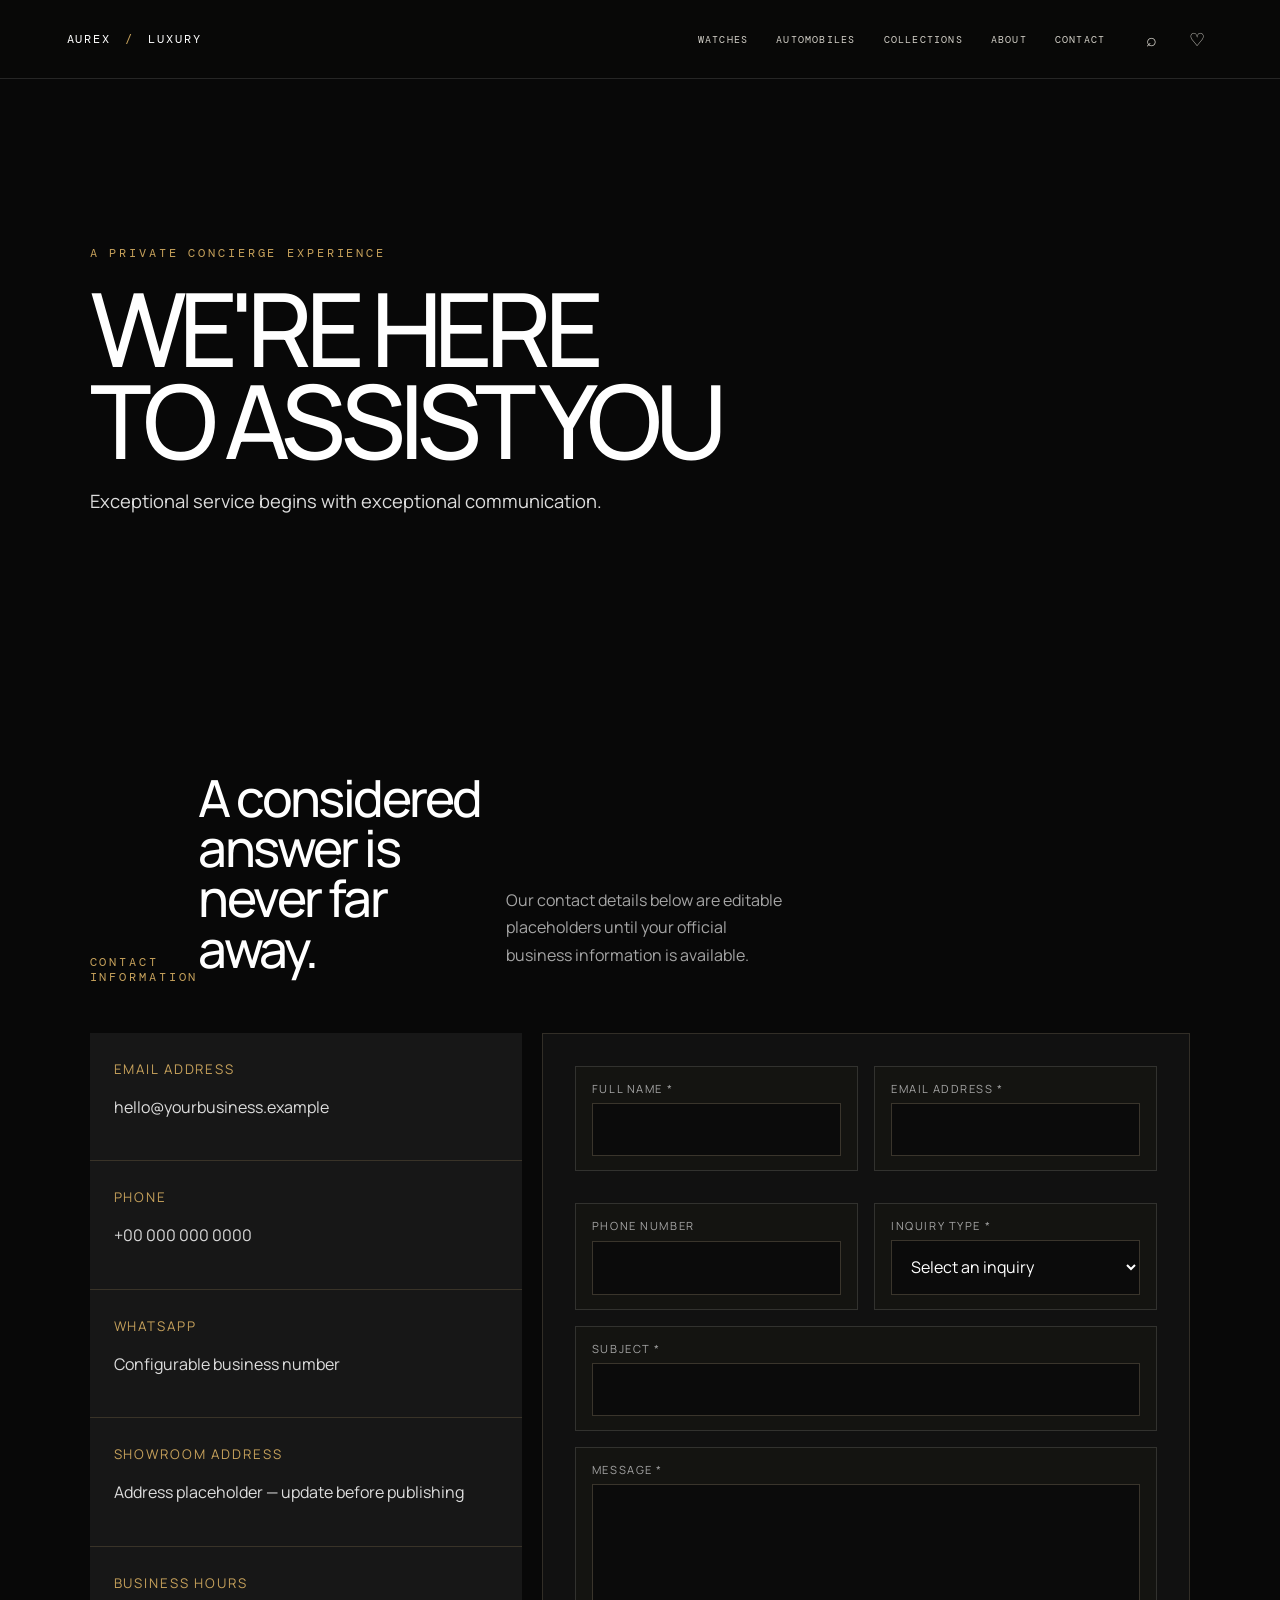
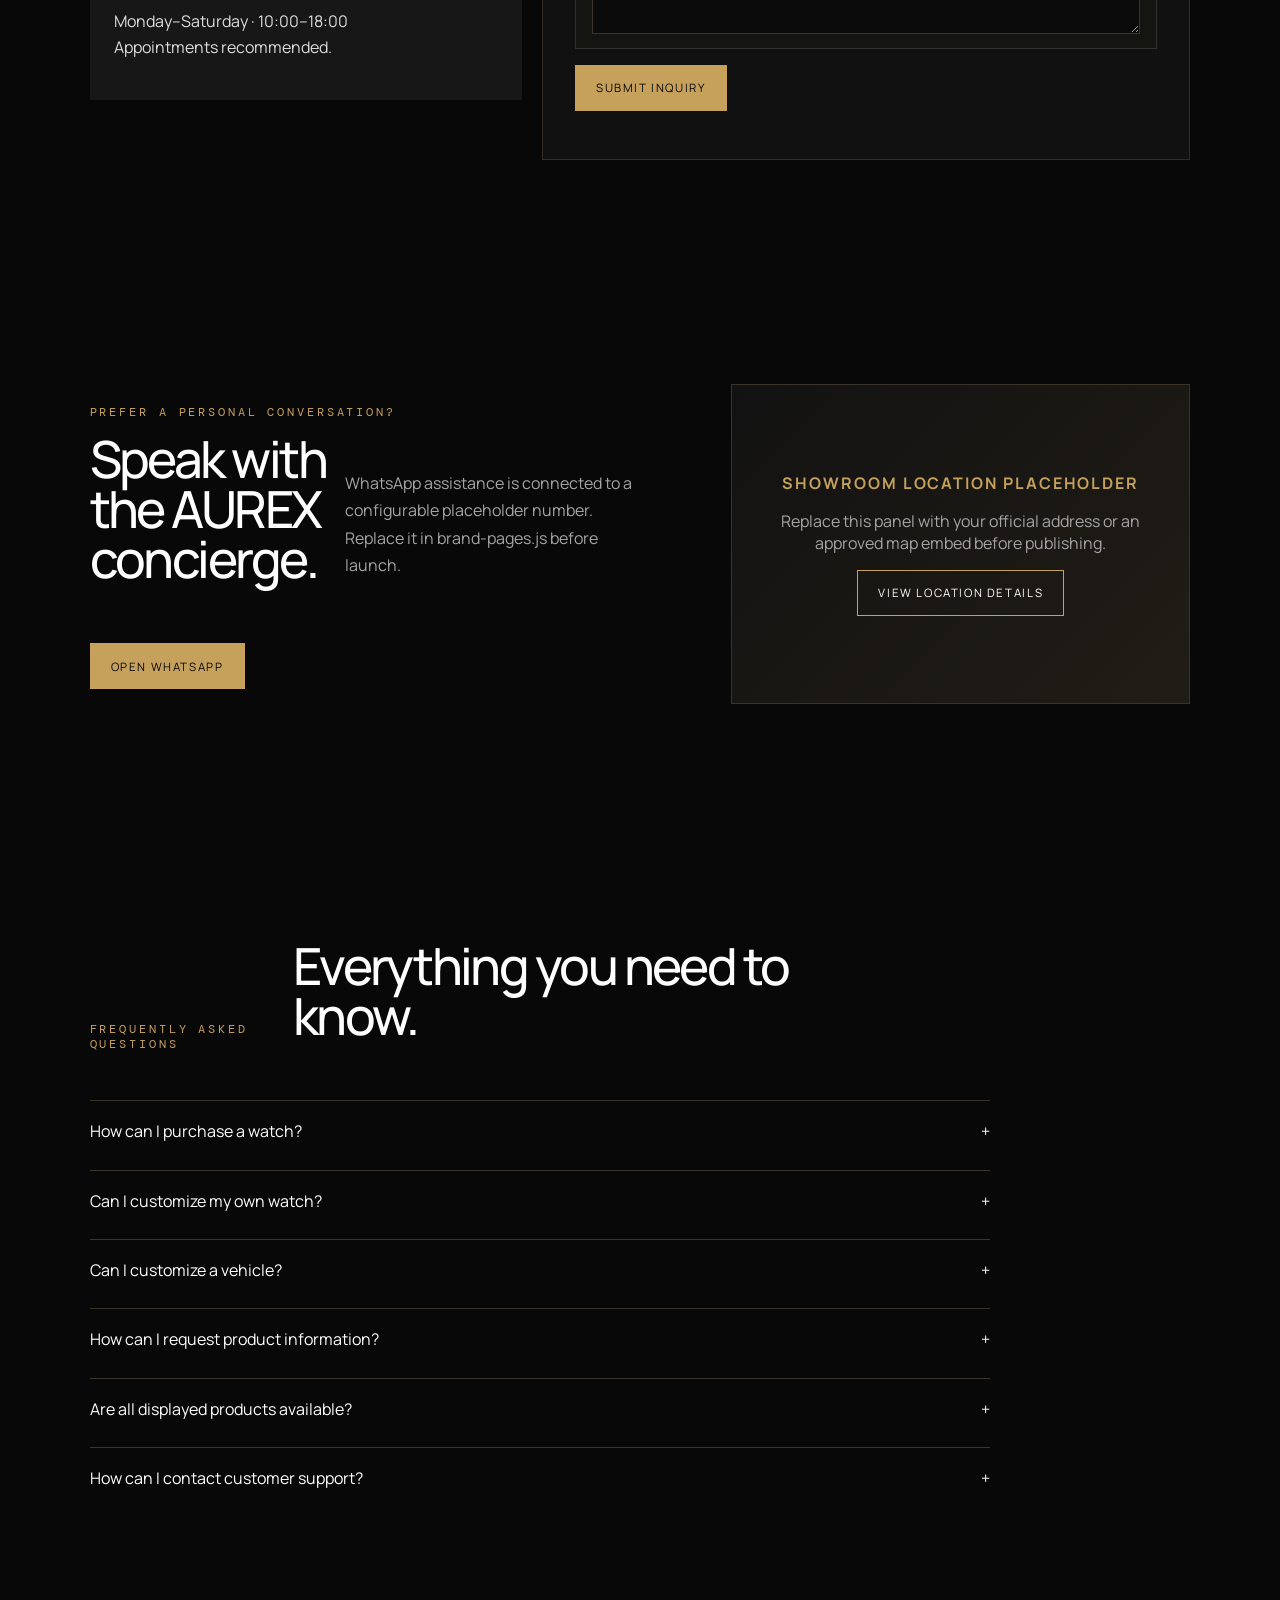
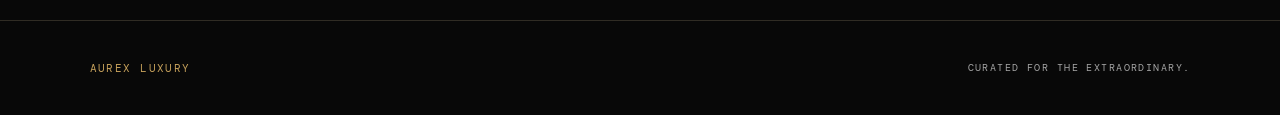
<file: contact.html>
<!doctype html>
<html lang="en">

<head>
    <meta charset="utf-8">
    <meta name="viewport" content="width=device-width,initial-scale=1">
    <title>Contact AUREX LUXURY</title>
    <link rel="stylesheet" href="style.css">
    <link rel="stylesheet" href="luxury-pages.css">
    <link rel="stylesheet" href="brand-pages.css">
</head>

<body>
      <header class="nav-bar">
    <a class="logo" href="index.html">AUREX <span>/</span> LUXURY</a>
    <nav class="nav-links" id="navLinks"><a href="watches.html">Watches</a><a href="automobiles.html">Automobiles</a><a
        href="collections.html">Collections</a><a href="about.html">About</a><a href="contact.html">Contact</a></nav>
    <div class="nav-actions"><button id="searchToggle" aria-label="Open search">⌕</button><button
        aria-label="Wishlist">♡</button><button class="menu-toggle" id="menuToggle" aria-label="Open menu">☰</button>
    </div>
    <form class="search-panel" id="searchPanel"><span>⌕</span><input id="searchInput" type="search"
        placeholder="Search timepieces or automobiles..." aria-label="Search products" /><button type="button"
        id="searchClose">×</button></form>
  </header>
    <main>
        <section class="page-hero"
            style="--hero:url('https://images.unsplash.com/photo-1497366811353-6870744d04b2?auto=format&fit=crop&w=2200&q=85')">
            <div class="page-hero__content reveal"><span class="eyebrow">A private concierge experience</span>
                <h1>WE'RE HERE<br>TO ASSIST YOU</h1>
                <p>Exceptional service begins with exceptional communication.</p>
            </div>
        </section>
        <section class="section-wrap">
            <div class="section-heading reveal"><span class="eyebrow">Contact information</span>
                <h2>A considered answer is never far away.</h2>
                <p>Our contact details below are editable placeholders until your official business information is
                    available.</p>
            </div>
            <div class="contact-grid reveal">
                <div class="info-stack">
                    <article class="info-card"><small>Email address</small>
                        <p>hello@yourbusiness.example</p>
                    </article>
                    <article class="info-card"><small>Phone</small>
                        <p>+00 000 000 0000</p>
                    </article>
                    <article class="info-card"><small>WhatsApp</small>
                        <p>Configurable business number</p>
                    </article>
                    <article class="info-card"><small>Showroom address</small>
                        <p>Address placeholder — update before publishing</p>
                    </article>
                    <article class="info-card"><small>Business hours</small>
                        <p>Monday–Saturday · 10:00–18:00<br>Appointments recommended.</p>
                    </article>
                </div>
                <form class="contact-form" id="contactForm" novalidate>
                    <div class="field-grid">
                        <div class="field"><label for="fullName">Full name *</label><input id="fullName" name="fullName"
                                autocomplete="name" required></div>
                        <div class="field"><label for="email">Email address *</label><input id="email" type="email"
                                name="email" autocomplete="email" required></div>
                        <div class="field"><label for="phone">Phone number</label><input id="phone" name="phone"
                                autocomplete="tel"></div>
                        <div class="field"><label for="inquiryType">Inquiry type *</label><select id="inquiryType"
                                name="inquiryType" required>
                                <option value="">Select an inquiry</option>
                                <option>Luxury Watches</option>
                                <option>Luxury Automobiles</option>
                                <option>Custom Watch Design</option>
                                <option>Custom Car Configuration</option>
                                <option>Product Availability</option>
                                <option>General Inquiry</option>
                            </select></div>
                    </div>
                    <div class="field"><label for="subject">Subject *</label><input id="subject" name="subject"
                            required></div>
                    <div class="field"><label for="message">Message *</label><textarea id="message" name="message"
                            required></textarea></div><button class="gold-button" type="submit">Submit inquiry</button>
                    <p class="form-message" id="formMessage" role="status"></p>
                </form>
            </div>
        </section>
        <section class="section-wrap editorial-grid reveal">
            <div><span class="eyebrow">Prefer a personal conversation?</span>
                <div class="section-heading">
                    <h2>Speak with the AUREX concierge.</h2>
                    <p>WhatsApp assistance is connected to a configurable placeholder number. Replace it in
                        brand-pages.js before launch.</p>
                </div><a class="gold-button" data-whatsapp href="https://wa.me/0000000000" target="_blank"
                    rel="noopener">Open WhatsApp</a>
            </div>
            <div class="map-placeholder">
                <div><strong>Showroom location placeholder</strong>
                    <p>Replace this panel with your official address or an approved map embed before publishing.</p><a
                        class="dark-button" href="#location">View location details</a>
                </div>
            </div>
        </section>
        <section class="section-wrap" id="faq">
            <div class="section-heading reveal"><span class="eyebrow">Frequently asked questions</span>
                <h2>Everything you need to know.</h2>
            </div>
            <div class="faq-list reveal">
                <article class="faq-item"><button class="faq-question" aria-expanded="false">How can I purchase a
                        watch?<span>+</span></button>
                    <div class="faq-answer">Submit an inquiry with the reference you are interested in. Our concierge
                        will confirm availability, condition and next steps privately.</div>
                </article>
                <article class="faq-item"><button class="faq-question" aria-expanded="false">Can I customize my own
                        watch?<span>+</span></button>
                    <div class="faq-answer">Yes. Select Custom Watch Design in the inquiry form and describe the piece
                        you have in mind. We will guide you through the consultation.</div>
                </article>
                <article class="faq-item"><button class="faq-question" aria-expanded="false">Can I customize a
                        vehicle?<span>+</span></button>
                    <div class="faq-answer">Choose Custom Car Configuration and our team will help translate your
                        preferences into a considered specification.</div>
                </article>
                <article class="faq-item"><button class="faq-question" aria-expanded="false">How can I request product
                        information?<span>+</span></button>
                    <div class="faq-answer">Use the inquiry form or the WhatsApp button. Include a product name or
                        reference for the most useful response.</div>
                </article>
                <article class="faq-item"><button class="faq-question" aria-expanded="false">Are all displayed products
                        available?<span>+</span></button>
                    <div class="faq-answer">Availability changes. Product pages show the latest status available to this
                        demo; please confirm with the concierge before making arrangements.</div>
                </article>
                <article class="faq-item"><button class="faq-question" aria-expanded="false">How can I contact customer
                        support?<span>+</span></button>
                    <div class="faq-answer">Email or WhatsApp are the fastest routes. The form also creates a clear
                        inquiry summary for your records.</div>
                </article>
            </div>
        </section>
    </main>
    <footer class="site-footer"><span>AUREX LUXURY</span><small>Curated for the extraordinary.</small></footer>
    <script src="brand-pages.js"></script>
</body>

</html>
</file>
<file: style.css>
@import url('https://fonts.googleapis.com/css2?family=DM+Mono&family=Manrope:wght@400;500;600;700&family=Playfair+Display:ital,wght@0,500;1,500&display=swap');
:root{--ink:#0a0a09;--cream:#edeae3;--muted:#8c8a84;--gold:#c6a15b;--line:#edeae32b}*{box-sizing:border-box}html{scroll-behavior:smooth}body{margin:0;background:var(--ink);color:var(--cream);font-family:Manrope,sans-serif}a{color:inherit;text-decoration:none}button,input{font:inherit;color:inherit}button{background:none;border:0;cursor:pointer}.nav-bar{position:fixed;z-index:5;top:0;width:100%;display:flex;align-items:center;justify-content:space-between;padding:26px 5.2vw;border-bottom:1px solid #ffffff1f;background:#0a0a09a8;backdrop-filter:blur(10px)}.logo{font:12px 'DM Mono';letter-spacing:.16em;white-space:nowrap}.logo span{color:var(--gold);margin:0 5px}.nav-links{display:flex;gap:27px;margin-left:auto;margin-right:35px}.nav-links a,.nav-actions button{font-size:10px;text-transform:uppercase;letter-spacing:.12em;color:#d4d1c9}.nav-links a:hover,.nav-actions button:hover{color:var(--gold)}.nav-actions{display:flex;gap:18px;align-items:center}.menu-toggle{display:none}.search-panel{display:none;position:absolute;right:5vw;top:72px;width:min(420px,90vw);align-items:center;gap:12px;padding:15px 18px;background:#171714;border:1px solid var(--line)}.search-panel.open{display:flex}.search-panel input{background:transparent;border:0;outline:0;width:100%;font-size:13px}.hero{min-height:100svh;display:flex;align-items:flex-end;padding:12vh 10vw 10vh;position:relative;background:url('https://images.unsplash.com/photo-1504215680853-026ed2a45def?auto=format&fit=crop&w=2200&q=90') center/cover}.hero-overlay{position:absolute;inset:0;background:linear-gradient(90deg,#080807d9,#08080772 56%,#08080724),linear-gradient(0deg,#080807c7,transparent 55%)}.hero-content{position:relative;max-width:780px}.kicker,.eyebrow,.section-label{font:9px 'DM Mono';letter-spacing:.2em;text-transform:uppercase;color:var(--gold)}.hero h1{margin:20px 0 23px;font-size:clamp(47px,7.2vw,107px);line-height:.94;letter-spacing:-.065em;font-weight:500;text-transform:uppercase}.hero h1 em,h2 em,h3 em{font:500 italic clamp(1em,1em,1em) 'Playfair Display';text-transform:none}.hero-subtitle{max-width:365px;color:#c1beb6;line-height:1.7;font-size:13px}.hero-actions{display:flex;gap:12px;margin-top:36px}.gold-button,.outline-button{display:inline-flex;align-items:center;gap:24px;padding:14px 17px;font-size:10px;text-transform:uppercase;letter-spacing:.12em}.gold-button{background:var(--gold);color:#111}.outline-button{border:1px solid #edeae366}.hero-footer{position:absolute;bottom:30px;right:5.2vw;left:5.2vw;display:flex;align-items:center;gap:17px;font:9px 'DM Mono';letter-spacing:.15em;color:#aaa69c}.hero-footer i{height:1px;background:#aaa69c55;width:75px}.section-pad{padding:125px 10vw}.section-label{display:flex;align-items:center;gap:12px;margin:0 0 25px}.section-label span{display:block;width:25px;height:1px;background:var(--gold)}.intro{display:grid;grid-template-columns:1fr 1fr;gap:8vw;align-items:end}.intro h2,.section-heading h2,.newsletter h2{font-weight:500;font-size:clamp(44px,6vw,82px);line-height:.98;letter-spacing:-.06em;margin:0}.intro-copy{max-width:370px;color:var(--muted);line-height:1.9;font-size:13px}.worlds{display:grid;grid-template-columns:1fr 1fr;gap:2px}.world-card{min-height:635px;background-size:cover;background-position:center;position:relative}.watch-world{background-image:linear-gradient(0deg,#090908e8,#09090822),url('https://images.unsplash.com/photo-1522312346375-d1a52e2b99b3?auto=format&fit=crop&w=1200&q=85')}.auto-world{background-image:linear-gradient(0deg,#090908e8,#09090822),url('https://images.unsplash.com/photo-1553440569-bcc63803a83d?auto=format&fit=crop&w=1200&q=85')}.world-copy{position:absolute;left:45px;right:45px;bottom:45px}.world-copy h3{font-size:clamp(43px,4.2vw,67px);line-height:.9;margin:0 0 22px;letter-spacing:-.05em}.world-copy>p:not(.eyebrow),.performance-copy p,.manifesto-copy>p:not(.section-label){max-width:300px;font-size:12px;line-height:1.7;color:#c5c1b8}.text-link,.view-all{display:inline-flex;align-items:center;gap:10px;font:10px 'DM Mono';letter-spacing:.12em;text-transform:uppercase;border-bottom:1px solid var(--gold);padding-bottom:8px;margin-top:18px}.section-heading{display:flex;justify-content:space-between;align-items:end;margin-bottom:50px}.view-all{border:0;color:var(--gold)}.product-grid{display:grid;grid-template-columns:repeat(3,1fr);gap:16px}.product-card{min-width:0}.product-image-wrap{position:relative;overflow:hidden;background:#161615;aspect-ratio:1/.93}.product-image{width:100%;height:100%;display:block;object-fit:cover;transition:transform .7s}.product-card:hover .product-image{transform:scale(1.04)}.product-tag{position:absolute;top:18px;left:18px;background:var(--gold);color:#111;padding:7px 9px;font:9px 'DM Mono';text-transform:uppercase}.heart-button{position:absolute;right:16px;top:14px;font-size:23px}.heart-button.liked{color:var(--gold)}.product-info{display:flex;justify-content:space-between;align-items:start;padding-top:18px}.product-info h3{font-size:16px;font-weight:500;margin:5px 0}.price{font:11px 'DM Mono';color:var(--gold);white-space:nowrap}.product-spec{font:10px 'DM Mono';color:var(--muted);margin:4px 0}.performance-band{min-height:700px;display:flex;align-items:center;padding:10vw;background:linear-gradient(90deg,#090908eb 15%,transparent 80%),url('https://images.unsplash.com/photo-1614162692292-7ac56d7f7f1e?auto=format&fit=crop&w=2200&q=90') center/cover}.performance-copy{max-width:390px}.performance-copy h2,.manifesto-copy h2{font-size:clamp(52px,7vw,100px);letter-spacing:-.07em;line-height:.87;margin:0 0 24px;font-weight:500}.car-grid{grid-template-columns:repeat(2,1fr)}.car-grid .product-image-wrap{aspect-ratio:1.35/1}.manifesto{display:grid;grid-template-columns:1.08fr .92fr;min-height:580px}.manifesto-image{background:url('https://images.unsplash.com/photo-1523275335684-37898b6baf30?auto=format&fit=crop&w=1200&q=90') center/cover}.manifesto-copy{padding:10vw 9vw;display:flex;flex-direction:column;justify-content:center;background:#161614}.manifesto-copy h2{font-size:clamp(42px,5vw,70px)}.newsletter{display:grid;grid-template-columns:1fr 1fr;gap:8vw;align-items:end;border-top:1px solid var(--line)}.newsletter p{color:var(--muted);font-size:13px;line-height:1.8}.newsletter form{display:flex;border-bottom:1px solid #6e6b61;padding-bottom:9px}.newsletter input{background:transparent;border:0;outline:0;flex:1;font-size:12px}.newsletter .gold-button{border:0;padding:12px 15px}.newsletter small{display:block;color:#62615c;font-size:9px;margin-top:13px}.footer{padding-top:60px;padding-bottom:30px;border-top:1px solid var(--line)}.footer-top{display:flex;justify-content:space-between;align-items:start;padding-bottom:100px}.footer-top p{font:18px/1.15 'Playfair Display';color:var(--muted);margin:0}.socials{display:flex;gap:18px;color:var(--gold);font:10px 'DM Mono'}.footer-bottom{display:flex;justify-content:space-between;color:#66645f;font:9px 'DM Mono';letter-spacing:.08em}
@media(max-width:800px){.nav-bar{padding:21px 6vw}.nav-links{display:none;position:absolute;top:63px;left:0;right:0;margin:0;padding:24px 6vw;background:#11110f;flex-direction:column;gap:22px;border-bottom:1px solid var(--line)}.nav-links.open{display:flex}.menu-toggle{display:block}.nav-actions{gap:14px}.hero{padding:12vh 6vw}.hero h1{font-size:clamp(48px,13vw,80px)}.hero-footer{left:6vw;right:6vw}.section-pad{padding:88px 6vw}.intro,.newsletter{grid-template-columns:1fr;gap:38px}.worlds{grid-template-columns:1fr}.world-card{min-height:530px}.world-copy{left:28px;right:28px;bottom:30px}.product-grid,.car-grid{grid-template-columns:1fr 1fr;gap:25px 11px}.section-heading{align-items:start;gap:18px;flex-direction:column;margin-bottom:30px}.performance-band{min-height:570px;padding:12vw 6vw}.manifesto{grid-template-columns:1fr}.manifesto-image{min-height:400px}.manifesto-copy{padding:78px 6vw}.footer-top{padding-bottom:70px;gap:25px;flex-wrap:wrap}.footer-bottom{gap:15px;flex-wrap:wrap}.search-panel{right:6vw;top:64px}}
@media(max-width:420px){.product-grid,.car-grid{grid-template-columns:1fr}.hero-actions{flex-direction:column;align-items:flex-start}.hero-footer span:first-child{display:none}}
</file>
<file: luxury-pages.css>
:root{--ink:#090908;--panel:#141411;--panel2:#1b1a16;--cream:#f1eee7;--muted:#98958b;--gold:#c6a15b;--line:#ffffff20;--serif:'Playfair Display',serif;--mono:'DM Mono',monospace}*{box-sizing:border-box}html{scroll-behavior:smooth}body{margin:0;background:var(--ink);color:var(--cream);font-family:Manrope,Arial,sans-serif}a{color:inherit;text-decoration:none}button,input,select{font:inherit;color:inherit}button{cursor:pointer}.site-nav{position:sticky;top:0;z-index:8;display:flex;align-items:center;justify-content:space-between;padding:23px 5vw;background:#090908e8;border-bottom:1px solid var(--line);backdrop-filter:blur(14px)}.logo{font:12px var(--mono);letter-spacing:.16em}.logo span,.gold,.eyebrow{color:var(--gold)}.nav-links{display:flex;gap:28px;margin-left:auto;margin-right:35px;font:10px var(--mono);letter-spacing:.12em;text-transform:uppercase}.nav-links a:hover{color:var(--gold)}.nav-actions{display:flex;gap:18px}.nav-actions button{border:0;background:none;font-size:18px}.page-hero{padding:92px 8vw 72px;min-height:50vh;display:flex;align-items:end;background:linear-gradient(90deg,#090908d9,#09090855),url('https://images.unsplash.com/photo-1523170335258-f5ed11844a49?auto=format&fit=crop&w=1800&q=85') center/cover}.page-hero.auto{background-image:linear-gradient(90deg,#090908e6,#0909085a),url('https://images.unsplash.com/photo-1503376780353-7e6692767b70?auto=format&fit=crop&w=1800&q=85')}.hero-copy{max-width:800px}.kicker,.eyebrow,.label{font:10px var(--mono);letter-spacing:.2em;text-transform:uppercase}.page-hero h1{font-size:clamp(52px,8vw,110px);line-height:.9;letter-spacing:-.06em;text-transform:uppercase;font-weight:500;margin:22px 0}.page-hero h1 em,.title em{font-family:var(--serif);text-transform:none;font-weight:500}.hero-copy p:last-child{max-width:560px;color:#d0ccc2;line-height:1.7}.section{padding:78px 8vw}.section-head{display:flex;justify-content:space-between;gap:25px;align-items:end;margin-bottom:35px}.title{font-size:clamp(35px,5vw,66px);line-height:.95;letter-spacing:-.05em;margin:15px 0 0;text-transform:uppercase}.filters{display:grid;grid-template-columns:2fr 1fr 1fr 1fr;gap:12px;margin-bottom:32px}.control,.field{background:var(--panel);border:1px solid var(--line);padding:14px 16px;color:var(--cream);outline:0}.control:focus,.field:focus{border-color:var(--gold)}.catalog{display:grid;grid-template-columns:repeat(3,1fr);gap:32px 18px}.card{background:var(--panel);padding-bottom:20px;transition:transform .3s,border-color .3s;border:1px solid transparent}.card:hover{transform:translateY(-6px);border-color:#c6a15b66}.card-image{height:280px;width:100%;object-fit:cover;display:block;filter:saturate(.82)}.card-body{padding:19px}.card h3{font:24px var(--serif);margin:9px 0 7px}.card-meta{display:flex;justify-content:space-between;gap:14px;color:var(--muted);font-size:12px}.price{color:var(--gold);font-family:var(--mono);font-size:12px}.specs{display:flex;flex-wrap:wrap;gap:7px;margin:15px 0}.spec{font:10px var(--mono);color:#c6c2b7;border:1px solid var(--line);padding:6px 8px}.builder{display:grid;grid-template-columns:1.1fr .9fr;gap:0;background:var(--panel);border:1px solid var(--line)}.builder-preview{min-height:560px;padding:40px;display:flex;flex-direction:column;justify-content:space-between;background:radial-gradient(circle at 50% 42%,#5b492a55,transparent 30%),linear-gradient(135deg,#171612,#0d0d0b)}.preview-object{position:relative;align-self:center;width:min(84%,480px);aspect-ratio:1.45;display:grid;place-items:center}.watch-face{width:190px;height:190px;border-radius:50%;border:12px solid #2f3030;box-shadow:0 0 0 10px #c6a15b,0 20px 50px #000;display:grid;place-items:center;background:#303132;position:relative}.watch-face:after{content:'';width:4px;height:68px;background:var(--gold);transform:rotate(25deg);transform-origin:bottom;border-radius:4px}.watch-strap{position:absolute;width:76px;height:320px;background:#25221d;border-radius:50px;z-index:0}.watch-face{z-index:1}.car-preview{width:100%;height:300px;object-fit:contain;filter:drop-shadow(0 22px 22px #000)}.preview-caption{display:flex;justify-content:space-between;align-items:end}.preview-caption h3{font:36px var(--serif);margin:8px 0}.builder-options{padding:35px}.builder-options h3{font:28px var(--serif);margin:0 0 25px}.option-group{margin:0 0 24px}.option-group label{display:block;font:10px var(--mono);text-transform:uppercase;letter-spacing:.14em;color:var(--muted);margin-bottom:9px}.swatches{display:flex;flex-wrap:wrap;gap:8px}.swatch{border:1px solid var(--line);background:var(--panel2);padding:9px 11px;font-size:12px}.swatch.active{border-color:var(--gold);color:var(--gold)}.total{display:flex;justify-content:space-between;border-top:1px solid var(--line);padding-top:20px;margin-top:25px;font:13px var(--mono)}.button{display:inline-flex;justify-content:center;align-items:center;border:1px solid var(--gold);padding:14px 18px;text-transform:uppercase;font:10px var(--mono);letter-spacing:.13em}.button.gold{background:var(--gold);color:#0a0a09}.button:hover{background:var(--gold);color:#0a0a09}.actions{display:flex;gap:10px;flex-wrap:wrap;margin-top:22px}.quote-message{color:var(--gold);font-size:12px;min-height:18px}.footer{padding:50px 8vw;border-top:1px solid var(--line);color:var(--muted);font:11px var(--mono);display:flex;justify-content:space-between;gap:20px}@media(max-width:800px){.site-nav{padding:20px 6vw}.nav-links{gap:14px;margin-right:18px}.page-hero,.section{padding-left:6vw;padding-right:6vw}.filters{grid-template-columns:1fr 1fr}.catalog{grid-template-columns:1fr 1fr}.builder{grid-template-columns:1fr}.builder-preview{min-height:430px}.footer{padding:40px 6vw;flex-direction:column}}@media(max-width:520px){.nav-links{display:none}.page-hero{min-height:58vh}.catalog{grid-template-columns:1fr}.filters{grid-template-columns:1fr}.section-head{display:block}.builder-options{padding:25px 20px}.builder-preview{padding:25px}.card-image{height:250px}}
.detail-page{padding-top:28px}.detail-back{margin-bottom:34px;font:11px var(--mono);letter-spacing:.12em;text-transform:uppercase;color:var(--muted)}.detail-back a:hover{color:var(--gold)}.detail-grid{display:grid;grid-template-columns:minmax(0,1.15fr) minmax(340px,.85fr);gap:7vw;align-items:start}.detail-main{background:#111;min-height:530px;display:grid;place-items:center;overflow:hidden}.detail-main img{width:100%;height:530px;object-fit:cover;transition:transform .5s ease}.detail-main:hover img{transform:scale(1.03)}.detail-thumbs{display:flex;gap:10px;margin-top:12px}.detail-thumb{padding:0;border:1px solid transparent;background:#171613;width:90px;height:72px;overflow:hidden}.detail-thumb.active,.detail-thumb:hover{border-color:var(--gold)}.detail-thumb img{width:100%;height:100%;object-fit:cover}.detail-copy{padding-top:18px}.detail-copy h1{font:500 clamp(46px,6vw,84px)/.95 var(--serif);margin:20px 0 25px;letter-spacing:-.045em}.detail-lede{color:var(--muted);line-height:1.85;max-width:500px}.detail-price{font:18px var(--mono);margin:30px 0 12px}.status-pill,.availability{display:inline-flex;border:1px solid #c6a15b55;color:var(--gold);padding:8px 11px;font:10px var(--mono);letter-spacing:.1em;text-transform:uppercase}.detail-actions{display:grid;gap:11px;margin:28px 0 34px;max-width:360px}.detail-actions button{width:100%;text-align:center}.detail-wish{border:0;background:none;color:var(--muted);text-align:left!important}.spec-list{border-top:1px solid var(--line)}.spec-list div{display:flex;justify-content:space-between;gap:20px;padding:15px 0;border-bottom:1px solid var(--line);font-size:12px}.spec-list span{color:var(--muted)}.spec-list strong{font-weight:500;text-align:right}.related-section{border-top:1px solid var(--line);margin-top:90px;padding-top:55px}.related-section h2{font:500 clamp(32px,4vw,54px) var(--serif);margin:14px 0 28px}.related-grid{grid-template-columns:repeat(3,1fr)}.card-link{display:block}.card-actions{display:flex;justify-content:space-between;align-items:center;padding:0 20px 18px}.card-actions .text-btn{font:10px var(--mono);letter-spacing:.12em;text-transform:uppercase}.product-card .card-body{padding-bottom:12px}.product-card .card-foot{margin-bottom:0}.product-card .wishlist{border:0;background:none;color:var(--muted);font-size:19px}.product-card .wishlist.active{color:var(--gold)}.empty-state{grid-column:1/-1;padding:80px 0;color:var(--muted);font:12px var(--mono)}[hidden]{display:none!important}@media(max-width:800px){.detail-grid{grid-template-columns:1fr;gap:35px}.detail-main,.detail-main img{min-height:360px;height:360px}.detail-copy{padding-top:0}.related-grid{grid-template-columns:1fr}.detail-copy h1{font-size:56px}}
</file>
<file: brand-pages.css>
:root{--black:#080808;--charcoal:#171717;--gold:#c6a15b;--white:#fff;--muted:#a5a5a5}.site-header{position:fixed;z-index:20;inset:0 0 auto;display:flex;align-items:center;justify-content:space-between;padding:1.35rem 5vw;border-bottom:1px solid #ffffff1f;background:rgba(8,8,8,.7);backdrop-filter:blur(14px)}.brand{font:12px 'DM Mono',monospace;letter-spacing:.16em;white-space:nowrap}.brand span{color:var(--gold);margin-left:.35rem}.site-header nav{display:flex;gap:1.8rem;margin-left:auto;margin-right:2rem}.site-header nav a{font:10px 'DM Mono',monospace;letter-spacing:.12em;text-transform:uppercase;color:#d4d1c9}.site-header nav a:hover,.site-header nav a.active{color:var(--gold)}.nav-toggle{display:none;color:#fff;font:10px 'DM Mono',monospace;letter-spacing:.12em;text-transform:uppercase}.site-footer{display:flex;justify-content:space-between;padding:2.5rem 7vw;border-top:1px solid #302c24;color:var(--gold);font:11px 'DM Mono',monospace;letter-spacing:.13em;text-transform:uppercase}.site-footer small{color:var(--muted);font-size:10px}.site-header nav.is-open{display:flex}@media(max-width:800px){.site-header{padding:1.1rem 1.2rem}.nav-toggle{display:block}.site-header nav{display:none;position:absolute;top:100%;left:0;right:0;margin:0;padding:1.5rem 1.2rem;flex-direction:column;gap:1.2rem;background:#111;border-bottom:1px solid #302c24}.site-footer{display:block;padding:2rem 1.2rem}.site-footer small{display:block;margin-top:.75rem}}body{background:var(--black);color:var(--white)}.page-hero{min-height:72vh;display:grid;align-items:end;padding:10rem 7vw 7rem;position:relative;background:linear-gradient(90deg,rgba(8,8,8,.82),rgba(8,8,8,.18)),var(--hero) center/cover}.page-hero__content{max-width:760px}.eyebrow{color:var(--gold);font-size:.72rem;letter-spacing:.25em;text-transform:uppercase}.page-hero h1{font-size:clamp(3.2rem,8vw,8.5rem);line-height:.9;letter-spacing:-.07em;margin:1.25rem 0}.page-hero p{max-width:560px;color:#ddd;font-size:1.15rem;line-height:1.7}.section-wrap{padding:7rem 7vw}.section-heading{max-width:700px;margin-bottom:3rem}.section-heading h2{font-size:clamp(2rem,4vw,4.5rem);letter-spacing:-.05em;margin:.75rem 0}.section-heading p{color:var(--muted);line-height:1.7}.editorial-grid{display:grid;grid-template-columns:1.1fr .9fr;gap:5rem;align-items:center}.editorial-image{width:100%;min-height:520px;object-fit:cover;filter:saturate(.75)}.editorial-copy{color:#d2d2d2;line-height:1.8;font-size:1.05rem}.feature-grid{display:grid;grid-template-columns:repeat(3,1fr);gap:1px;background:#393328}.feature-card{background:var(--charcoal);padding:2.3rem;min-height:260px}.feature-card .feature-icon{font-size:2rem;color:var(--gold);margin-bottom:2.5rem}.feature-card h3{font-size:1.25rem;margin:.75rem 0}.feature-card p{color:var(--muted);line-height:1.7}.world-grid,.collection-grid,.contact-grid,.product-grid{display:grid;grid-template-columns:repeat(2,1fr);gap:1.25rem}.world-card,.collection-card{position:relative;min-height:410px;overflow:hidden;background:#111;border:1px solid #2d2a24}.world-card img,.collection-card img{width:100%;height:100%;object-fit:cover;opacity:.62;transition:.6s}.world-card:hover img,.collection-card:hover img{transform:scale(1.04);opacity:.8}.world-card__copy,.collection-card__copy{position:absolute;inset:auto 2rem 2rem}.world-card__copy h3,.collection-card__copy h3{font-size:2rem;margin:.5rem 0}.world-card__copy p,.collection-card__copy p{color:#ddd;max-width:440px;line-height:1.6}.button-row{display:flex;flex-wrap:wrap;gap:.8rem;margin-top:1.75rem}.gold-button,.dark-button{display:inline-flex;align-items:center;justify-content:center;min-height:46px;padding:0 1.25rem;border:1px solid var(--gold);font-size:.72rem;letter-spacing:.14em;text-transform:uppercase;text-decoration:none}.gold-button{background:var(--gold);color:#080808}.dark-button{background:transparent;color:var(--white)}.gold-button:hover{background:#e1c57f}.dark-button:hover{background:#231f17}.cinematic{min-height:450px;display:grid;place-items:center;text-align:center;padding:7rem 7vw;background:linear-gradient(90deg,rgba(8,8,8,.76),rgba(8,8,8,.45)),var(--hero) center/cover}.cinematic h2{font-size:clamp(2.3rem,5vw,5.5rem);letter-spacing:-.06em;max-width:900px}.check-list{display:grid;grid-template-columns:repeat(2,1fr);gap:1.2rem;color:#ddd}.check-list div{border-top:1px solid #3a3529;padding-top:1rem}.check-list div::before{content:'✦';color:var(--gold);margin-right:.65rem}.collection-section{padding:3rem 0;border-top:1px solid #302c24}.collection-section__head{display:flex;justify-content:space-between;gap:2rem;align-items:end;margin-bottom:1.6rem}.collection-section__head h3{font-size:2rem;margin:0}.collection-section__head p{color:var(--muted);max-width:520px;line-height:1.6}.mini-products{display:grid;grid-template-columns:repeat(3,1fr);gap:1rem}.mini-product{background:#121212;border:1px solid #2c2923;overflow:hidden}.mini-product img{width:100%;height:220px;object-fit:cover}.mini-product__body{padding:1.15rem}.mini-product__body p{color:var(--muted);font-size:.8rem}.mini-product__body strong{color:var(--gold)}.filter-bar{display:flex;flex-wrap:wrap;gap:.6rem;margin:1.5rem 0 2rem}.filter-button{border:1px solid #393328;background:transparent;color:#bbb;padding:.7rem 1rem;text-transform:uppercase;font-size:.68rem;letter-spacing:.12em;cursor:pointer}.filter-button.is-active,.filter-button:hover{background:var(--gold);border-color:var(--gold);color:#080808}.contact-grid{grid-template-columns:.8fr 1.2fr;align-items:start}.info-stack{display:grid;gap:1px;background:#393328}.info-card{background:var(--charcoal);padding:1.5rem}.info-card small{color:var(--gold);letter-spacing:.14em;text-transform:uppercase}.info-card p{color:#ddd;line-height:1.6}.contact-form{background:#111;border:1px solid #322e27;padding:2rem}.field-grid{display:grid;grid-template-columns:1fr 1fr;gap:1rem}.field{display:grid;gap:.45rem;margin-bottom:1rem}.field label{font-size:.7rem;letter-spacing:.14em;text-transform:uppercase;color:var(--muted)}.field input,.field select,.field textarea{border:1px solid #3a352c;background:#0b0b0b;color:#fff;padding:.9rem;font:inherit}.field textarea{min-height:150px;resize:vertical}.field input:focus,.field select:focus,.field textarea:focus{outline:1px solid var(--gold);border-color:var(--gold)}.form-message{margin-top:1rem;color:var(--gold);line-height:1.5}.faq-list{display:grid;gap:.5rem;max-width:900px}.faq-item{border-top:1px solid #393328}.faq-question{width:100%;display:flex;justify-content:space-between;text-align:left;background:none;color:#fff;border:0;padding:1.2rem 0;font:inherit;cursor:pointer}.faq-answer{display:none;color:var(--muted);line-height:1.7;padding:0 2rem 1.2rem 0}.faq-item.is-open .faq-answer{display:block}.map-placeholder{min-height:320px;display:grid;place-items:center;text-align:center;border:1px solid #393328;background:linear-gradient(135deg,#121212,#211d16);color:var(--muted);padding:2rem}.map-placeholder strong{display:block;color:var(--gold);letter-spacing:.12em;text-transform:uppercase;margin-bottom:.8rem}.reveal{opacity:0;transform:translateY(20px);transition:opacity .8s,transform .8s}.reveal.is-visible{opacity:1;transform:none}@media(max-width:800px){.page-hero{min-height:68vh;padding:8rem 1.2rem 4rem}.section-wrap{padding:4.5rem 1.2rem}.editorial-grid,.contact-grid{grid-template-columns:1fr;gap:2.5rem}.feature-grid,.world-grid,.collection-grid,.mini-products{grid-template-columns:1fr}.check-list,.field-grid{grid-template-columns:1fr}.editorial-image{min-height:340px}.collection-section__head{display:block}.collection-section__head p{margin-top:1rem}.contact-form{padding:1.2rem}.cinematic{min-height:360px;padding:4.5rem 1.2rem}}
</file>
